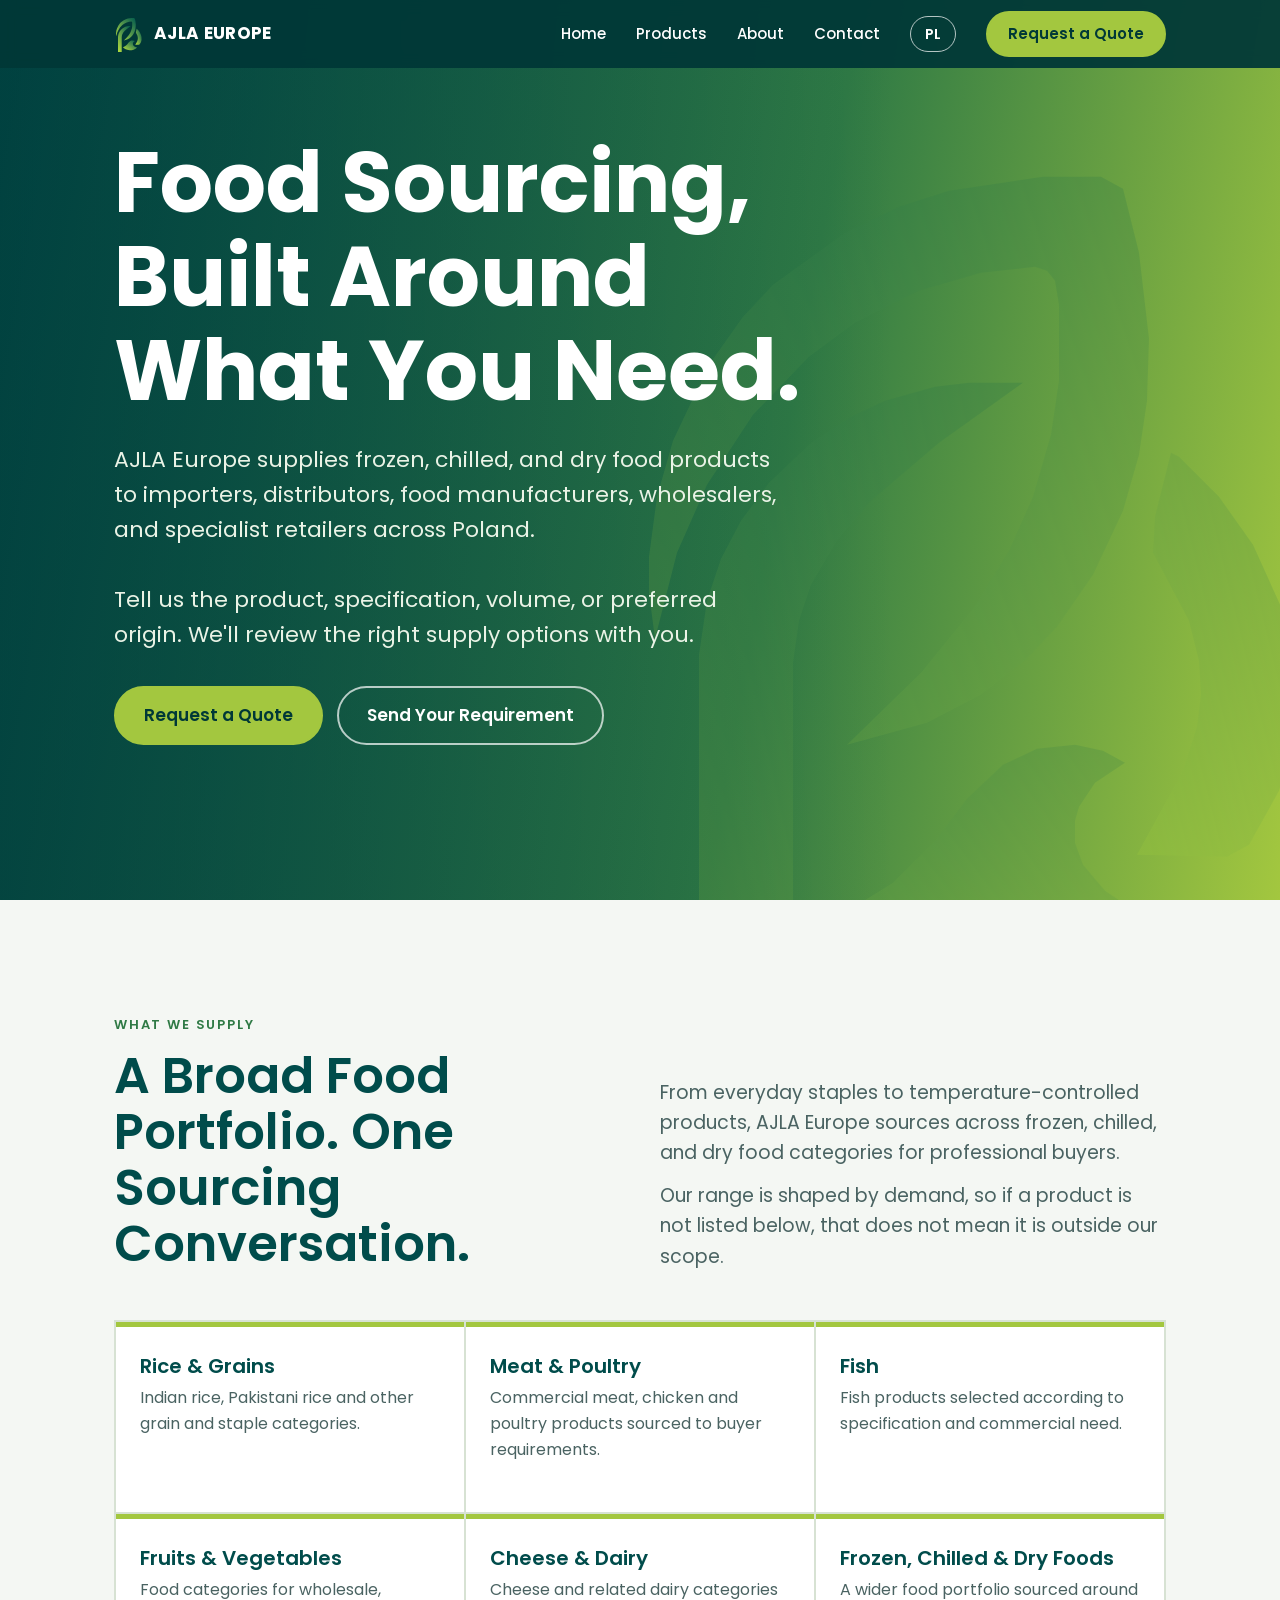
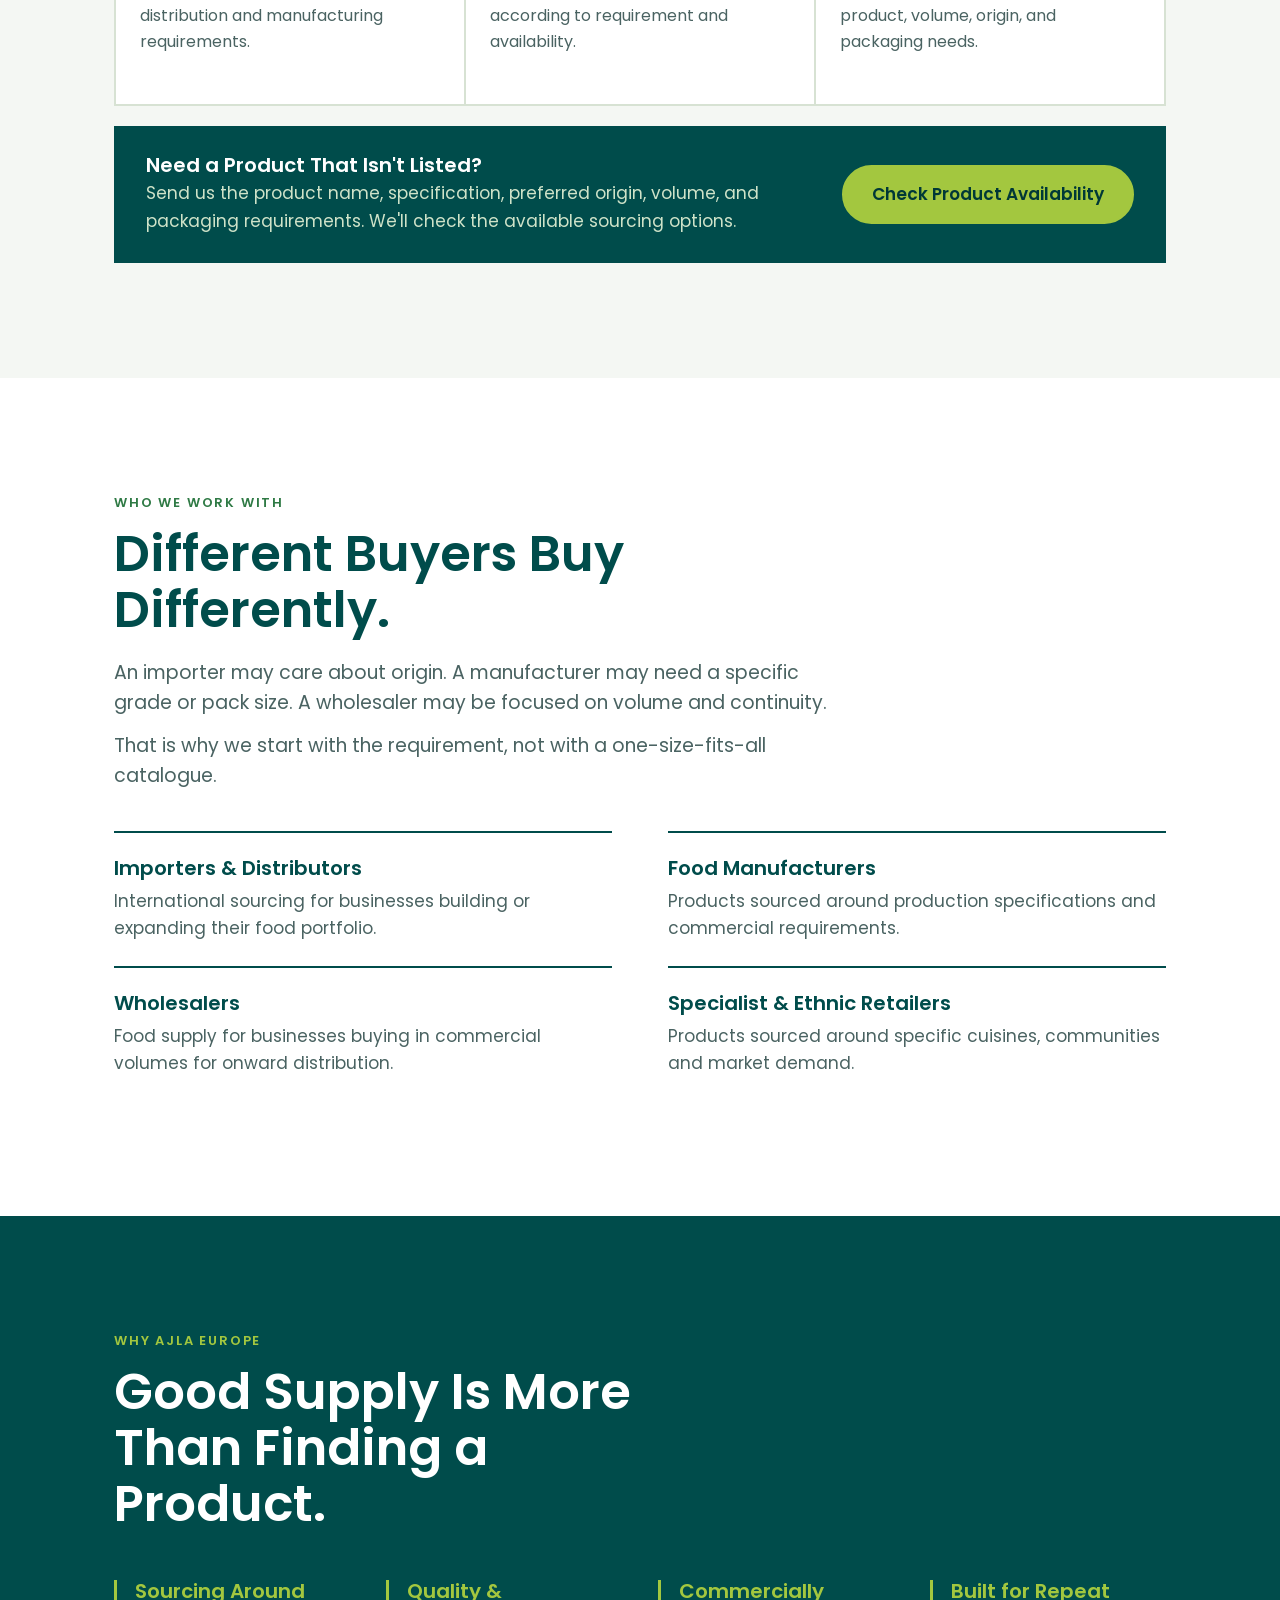
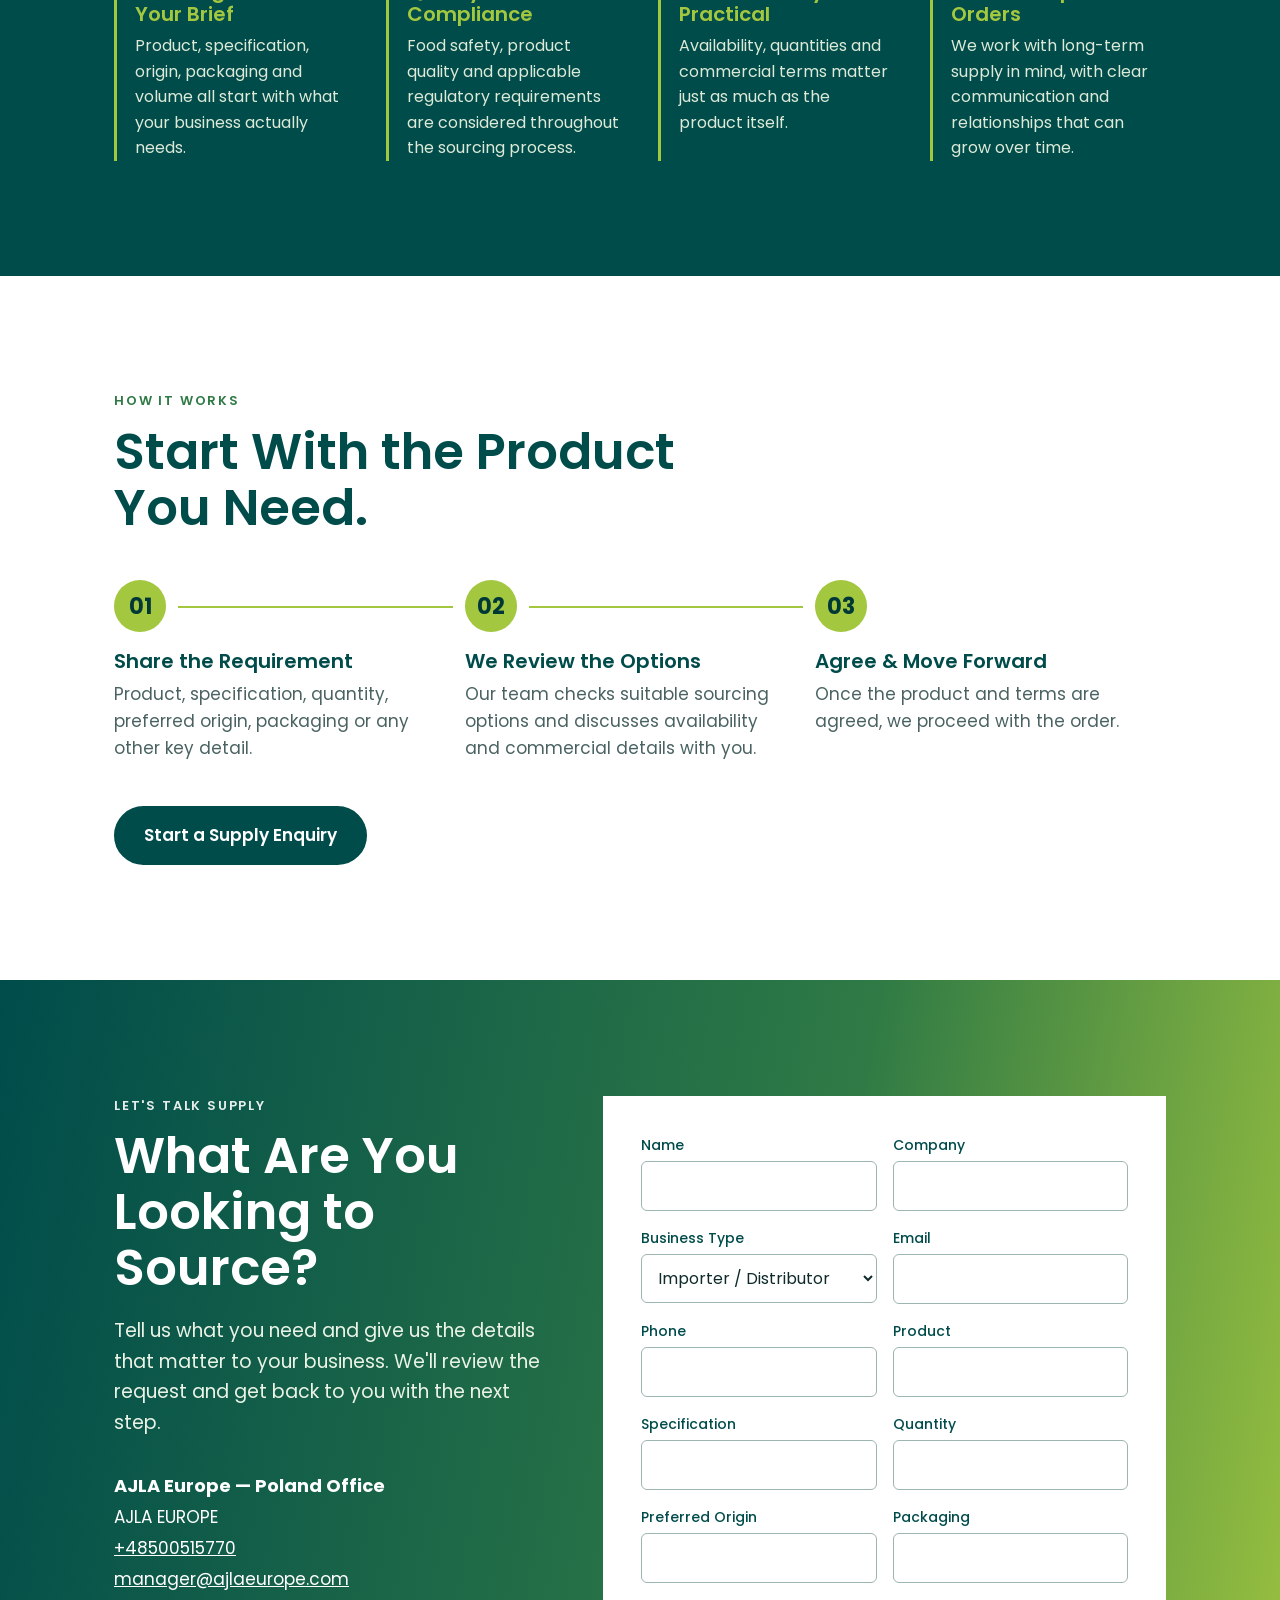
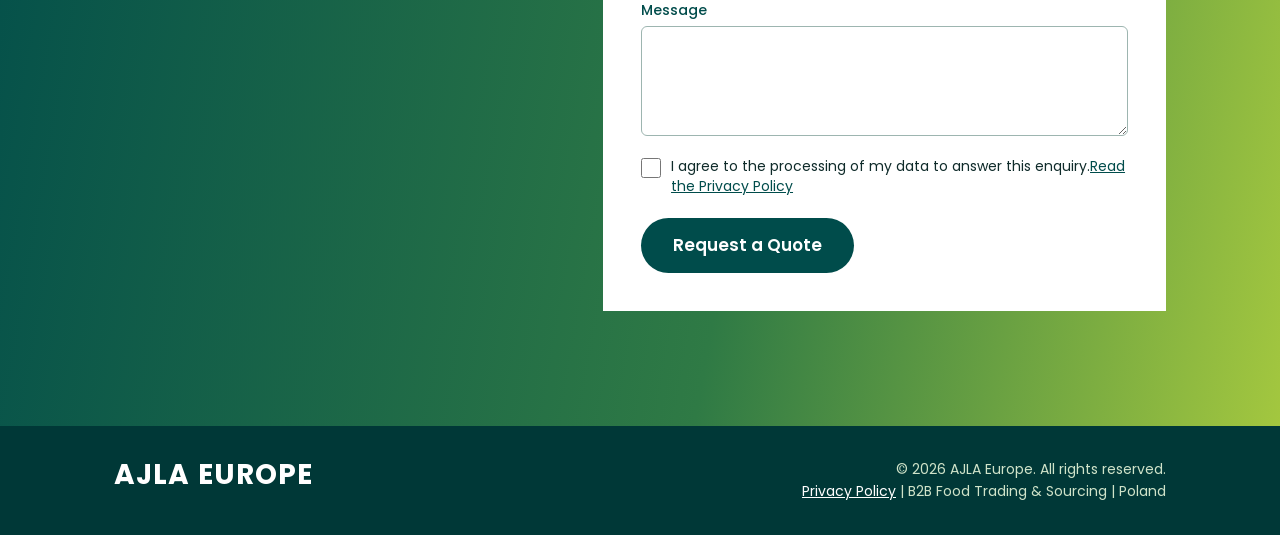
<file: index.html>
<!DOCTYPE html>
<html lang="en">
<head>
<meta charset="utf-8">
<meta name="viewport" content="width=device-width, initial-scale=1">
<title>AJLA Europe | B2B Food Trading &amp; Sourcing in Poland</title>
<meta name="description" content="AJLA Europe supplies frozen, chilled and dry food products to importers, distributors, manufacturers, wholesalers and specialist retailers across Poland.">
<link rel="icon" href="favicon.png" type="image/png">
<meta name="theme-color" content="#004C4B">
<link rel="canonical" href="https://www.ajlaeurope.com/">
<meta property="og:type" content="website">
<meta property="og:title" content="AJLA Europe | B2B Food Trading &amp; Sourcing in Poland">
<meta property="og:description" content="Frozen, chilled and dry food sourcing for professional buyers across Poland.">
<meta property="og:url" content="https://www.ajlaeurope.com/">
<meta property="og:image" content="https://www.ajlaeurope.com/og-image.png">
<meta name="twitter:card" content="summary_large_image">
<link rel="preconnect" href="https://fonts.googleapis.com">
<link rel="preconnect" href="https://fonts.gstatic.com" crossorigin>
<link href="https://fonts.googleapis.com/css2?family=Poppins:wght@400;500;600;700&display=swap" rel="stylesheet">
<link rel="stylesheet" href="css/style.css">
</head>
<body>


<svg width="0" height="0" style="position:absolute" aria-hidden="true">
  <defs>
    <linearGradient id="ajla-gradient" x1="0%" y1="100%" x2="100%" y2="0%">
      <stop offset="0%" stop-color="#B5DF3D"/>
      <stop offset="50%" stop-color="#57984B"/>
      <stop offset="100%" stop-color="#00594D"/>
    </linearGradient>

    <symbol id="leaf" viewBox="0 0 380 460">
      <g fill="url(#ajla-gradient)">
        <path d="M263 33 L252 27 L223 27 L176 34 L151 42 L124 55 L88 81 L73 97 L56 121 L38 159 L30 187 L26 217 L26 235 L29 258 L40 215 L55 181 L78 146 L106 117 L129 100 L161 84 L192 75 L219 72 L225 74 L229 79 L231 91 L231 129 L227 156 L218 187 L206 214 L188 243 L162 275 L125 311 L165 300 L192 286 L215 268 L230 252 L248 226 L263 194 L271 166 L275 139 L276 108 L271 65 Z"/>
        <path d="M213 130 L186 130 L169 132 L144 139 L127 147 L107 160 L86 180 L72 199 L62 218 L55 239 L51 266 L51 458 L98 457 L98 270 L101 249 L107 231 L120 209 L137 189 L171 160 Z"/>
        <path d="M293 401 L280 398 L266 392 L254 384 L243 371 L239 360 L239 349 L241 342 L249 330 L264 320 L253 314 L239 311 L220 313 L203 321 L185 338 L169 359 L148 380 L127 393 L113 397 L127 410 L148 423 L169 431 L198 436 L224 435 L248 429 L273 417 Z"/>
        <path d="M287 165 L279 197 L278 215 L296 249 L301 269 L302 286 L300 302 L293 324 L270 366 L315 367 L326 361 L341 334 L347 314 L349 299 L348 269 L342 242 L328 211 L311 187 L291 167 Z"/>
      </g>
    </symbol>
  </defs>
</svg>


<header>
  <div class="wrap bar">
    <a class="brand" href="#home" aria-label="AJLA Europe home">
      <svg style="color:var(--lime)" aria-hidden="true"><use href="#leaf"/></svg>
      AJLA EUROPE
    </a>
    <nav aria-label="Main">
      <button class="menu" aria-expanded="false" aria-controls="links">Menu</button>
      <ul id="links">
        <li><a href="#home">Home</a></li>
        <li><a href="products.html">Products</a></li>
        <li><a href="about.html">About</a></li>
        <li><a href="#contact">Contact</a></li>
        <li><button class="langbtn" data-lang type="button" aria-label="Przełącz na język polski">PL</button></li>
        <li><a class="btn" href="#contact">Request a Quote</a></li>
      </ul>
    </nav>
  </div>
</header>



<main>
<!-- HOME -->
<section class="hero" id="home">
  <svg class="leaf" style="color:#fff" aria-hidden="true" viewBox="0 0 100 126"><use href="#leaf"/></svg>
  <div class="wrap">
    <h1>Food Sourcing, Built Around What You Need.</h1>
    <p>AJLA Europe supplies frozen, chilled, and dry food products to importers, distributors, food manufacturers, wholesalers, and specialist retailers across Poland.</p>
    <p>Tell us the product, specification, volume, or preferred origin. We'll review the right supply options with you.</p>
    <div class="actions">
      <a class="btn" href="#contact">Request a Quote</a>
      <a class="btn ghost" href="#contact">Send Your Requirement</a>
    </div>
  </div>
</section>

<!-- WHAT WE SUPPLY -->
<section class="supply" id="supply">
  <div class="wrap">
    <div class="head">
      <div><span class="eyebrow">What We Supply</span>
    <h2>A Broad Food Portfolio. One Sourcing Conversation.</h2></div>
      <div class="lead"><p>From everyday staples to temperature-controlled products, AJLA Europe sources across frozen, chilled, and dry food categories for professional buyers.</p><p style="margin-top:12px">Our range is shaped by demand, so if a product is not listed below, that does not mean it is outside our scope.</p></div>
    </div>
    <div class="grid3">
      <div class="tile"><h3>Rice &amp; Grains</h3><p>Indian rice, Pakistani rice and other grain and staple categories.</p></div>
      <div class="tile"><h3>Meat &amp; Poultry</h3><p>Commercial meat, chicken and poultry products sourced to buyer requirements.</p></div>
      <div class="tile"><h3>Fish</h3><p>Fish products selected according to specification and commercial need.</p></div>
      <div class="tile"><h3>Fruits &amp; Vegetables</h3><p>Food categories for wholesale, distribution and manufacturing requirements.</p></div>
      <div class="tile"><h3>Cheese &amp; Dairy</h3><p>Cheese and related dairy categories according to requirement and availability.</p></div>
      <div class="tile"><h3>Frozen, Chilled &amp; Dry Foods</h3><p>A wider food portfolio sourced around product, volume, origin, and packaging needs.</p></div>
    </div>
    <div class="cta-row" style="margin-top:20px">
      <div>
        <h3>Need a Product That Isn't Listed?</h3>
        <p>Send us the product name, specification, preferred origin, volume, and packaging requirements. We'll check the available sourcing options.</p>
      </div>
      <a class="btn" href="#contact">Check Product Availability</a>
    </div>
  </div>
</section>

<!-- WHO WE WORK WITH -->
<section id="who">
  <div class="wrap">
    <span class="eyebrow">Who We Work With</span>
    <h2>Different Buyers Buy Differently.</h2>
    <p class="lead">An importer may care about origin. A manufacturer may need a specific grade or pack size. A wholesaler may be focused on volume and continuity.</p>
    <p class="lead" style="margin-top:12px">That is why we start with the requirement, not with a one-size-fits-all catalogue.</p>
    <div class="who-list">
      <div><h3>Importers &amp; Distributors</h3><p>International sourcing for businesses building or expanding their food portfolio.</p></div>
      <div><h3>Food Manufacturers</h3><p>Products sourced around production specifications and commercial requirements.</p></div>
      <div><h3>Wholesalers</h3><p>Food supply for businesses buying in commercial volumes for onward distribution.</p></div>
      <div><h3>Specialist &amp; Ethnic Retailers</h3><p>Products sourced around specific cuisines, communities and market demand.</p></div>
    </div>
  </div>
</section>

<!-- WHY -->
<section class="why" id="why">
  <div class="wrap">
    <span class="eyebrow">Why AJLA Europe</span>
    <h2>Good Supply Is More Than Finding a Product.</h2>
    <div class="why-grid">
      <div><h3>Sourcing Around Your Brief</h3><p>Product, specification, origin, packaging and volume all start with what your business actually needs.</p></div>
      <div><h3>Quality &amp; Compliance</h3><p>Food safety, product quality and applicable regulatory requirements are considered throughout the sourcing process.</p></div>
      <div><h3>Commercially Practical</h3><p>Availability, quantities and commercial terms matter just as much as the product itself.</p></div>
      <div><h3>Built for Repeat Orders</h3><p>We work with long-term supply in mind, with clear communication and relationships that can grow over time.</p></div>
    </div>
  </div>
</section>

<!-- HOW -->
<section class="how" id="how">
  <div class="wrap">
    <span class="eyebrow">How It Works</span>
    <h2>Start With the Product You Need.</h2>
    <div class="steps">
      <div class="step"><h3>Share the Requirement</h3><p>Product, specification, quantity, preferred origin, packaging or any other key detail.</p></div>
      <div class="step"><h3>We Review the Options</h3><p>Our team checks suitable sourcing options and discusses availability and commercial details with you.</p></div>
      <div class="step"><h3>Agree &amp; Move Forward</h3><p>Once the product and terms are agreed, we proceed with the order.</p></div>
    </div>
    <a class="btn dark" href="#contact">Start a Supply Enquiry</a>
  </div>
</section>

<!-- CONTACT -->
<section class="contact" id="contact">
  <div class="wrap contact-grid">
    <div>
      <span class="eyebrow">Let's Talk Supply</span>
    <h2>What Are You Looking to Source?</h2>
      <p class="lead">Tell us what you need and give us the details that matter to your business. We'll review the request and get back to you with the next step.</p>
      <address>
        <strong>AJLA Europe — Poland Office</strong>
                [LEGAL COMPANY NAME]<br>
        <a data-link="phone">[POLAND PHONE]</a><br>
        <a data-link="email">[POLAND SALES EMAIL]</a>
      </address>
    </div>

    <form id="enquiry" novalidate>
      <div><label for="name">Name</label><input id="name" name="Name" autocomplete="name" required></div>
      <div><label for="company">Company</label><input id="company" name="Company" autocomplete="organization"></div>
      <div>
        <label for="type">Business Type</label>
        <select id="type" name="Business Type">
          <option>Importer / Distributor</option>
          <option>Food Manufacturer</option>
          <option>Wholesaler</option>
          <option>Specialist / Ethnic Retailer</option>
          <option>Other</option>
        </select>
      </div>
      <div><label for="email">Email</label><input id="email" name="Email" type="email" autocomplete="email" required></div>
      <div><label for="tel">Phone</label><input id="tel" name="Phone" type="tel" autocomplete="tel"></div>
      <div><label for="product">Product</label><input id="product" name="Product"></div>
      <div><label for="spec">Specification</label><input id="spec" name="Specification"></div>
      <div><label for="qty">Quantity</label><input id="qty" name="Quantity"></div>
      <div><label for="origin">Preferred Origin</label><input id="origin" name="Preferred Origin"></div>
      <div><label for="pack">Packaging</label><input id="pack" name="Packaging"></div>
      <div class="full"><label for="msg">Message</label><textarea id="msg" name="Message"></textarea></div>
      <div class="full consent-wrap">
        <label class="consent"><input type="checkbox" id="consent" name="Consent" required> <span class="ctext"><span>I agree to the processing of my data to answer this enquiry.</span><a href="privacy.html" target="_blank" rel="noopener">Read the Privacy Policy</a></span></label>
      </div>
      <div class="hp" aria-hidden="true"><label>Leave empty <input name="_gotcha" tabindex="-1" autocomplete="off"></label></div>
      <div class="full" style="display:flex;gap:18px;flex-wrap:wrap">
        <button class="btn" type="submit">Request a Quote</button>
        <span id="status" role="status"></span>
      </div>
    </form>
  </div>
</section>
</main>

<footer>
  <div class="wrap">
    <div><strong class="foot-brand">[LEGAL COMPANY NAME]</strong></div>
    <div>&copy; <span id="yr">2026</span> <span>AJLA Europe. All rights reserved.</span><br><a href="privacy.html">Privacy Policy</a> | <span>B2B Food Trading &amp; Sourcing | Poland</span></div>
  </div>
</footer>

<script src="js/site.js"></script>
<script src="js/i18n.js"></script>
<script src="js/main.js"></script>
</body>
</html>
</file>
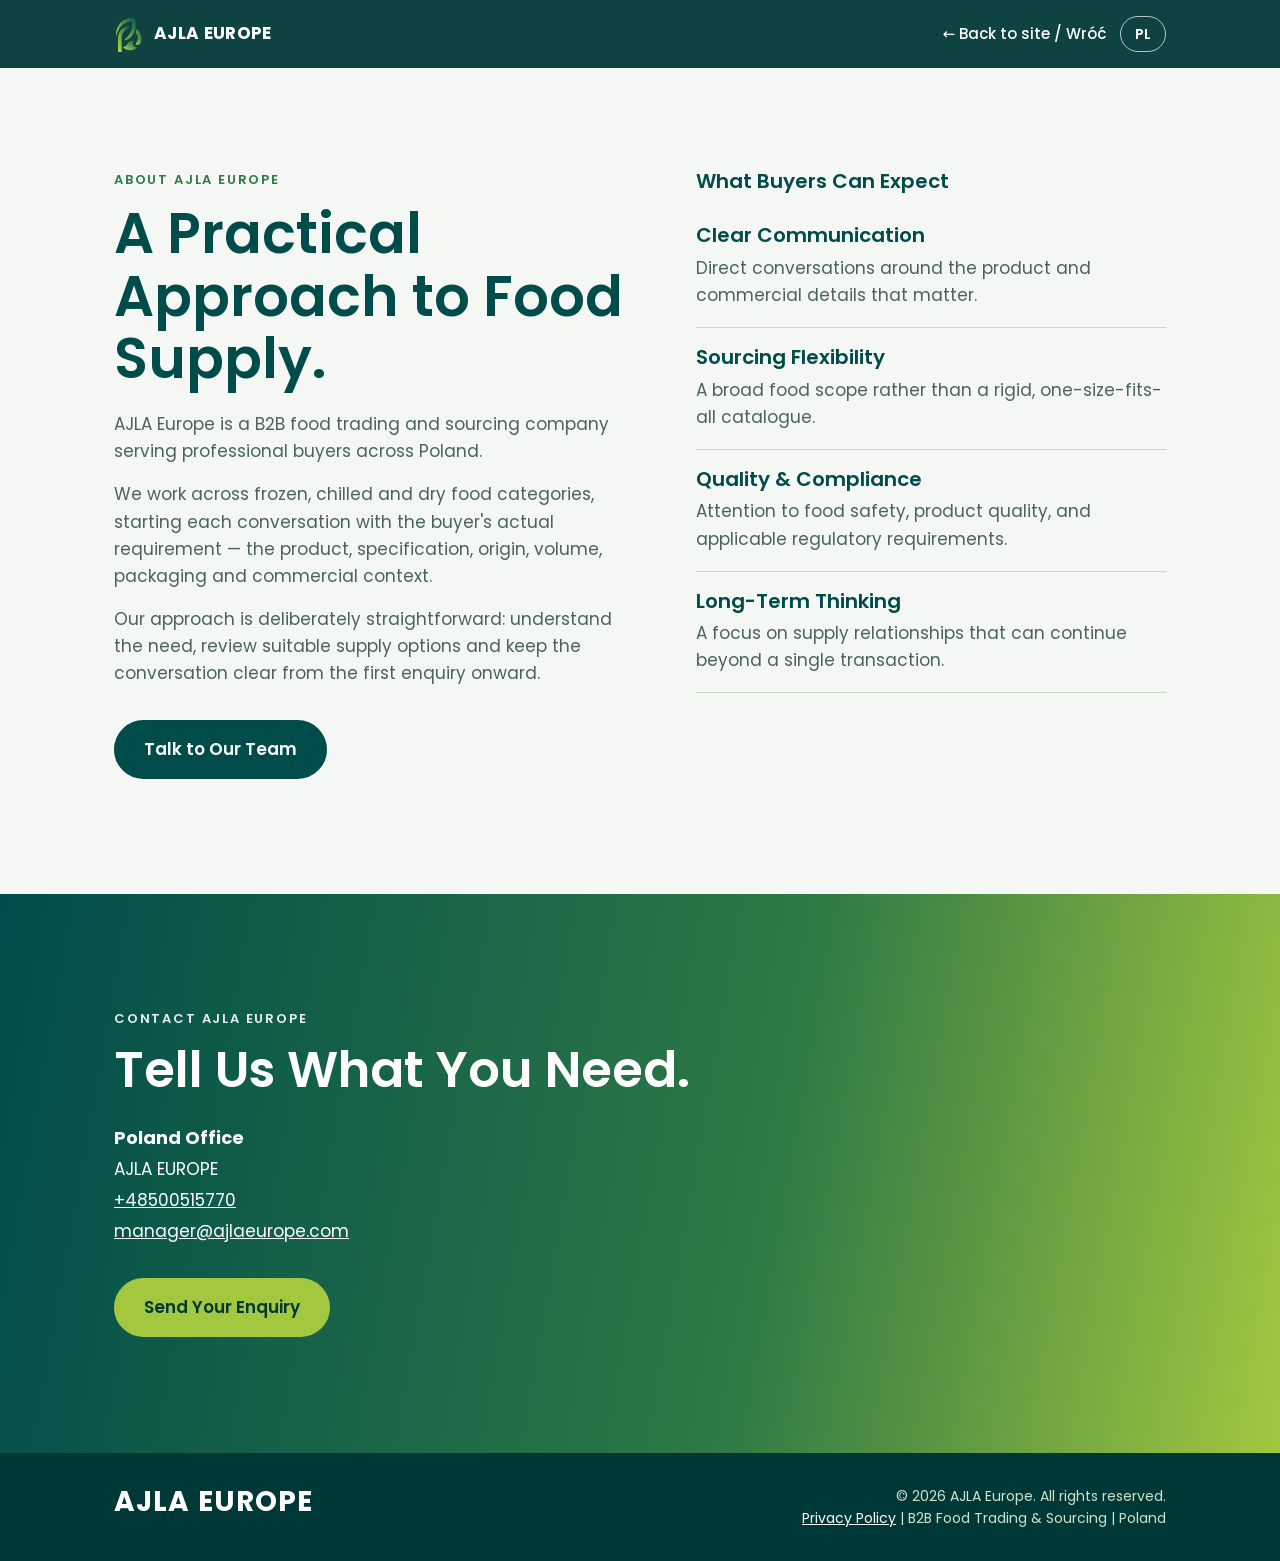
<file: about.html>
<!DOCTYPE html>
<html lang="en">
<head>
<meta charset="utf-8">
<meta name="viewport" content="width=device-width, initial-scale=1">
<title>About | AJLA Europe</title>
<meta name="description" content="AJLA Europe is a B2B food trading and sourcing company serving professional buyers across Poland.">
<link rel="icon" href="favicon.svg" type="image/svg+xml">
<meta name="theme-color" content="#004C4B">
<link rel="canonical" href="https://www.ajlaeurope.com/about.html">
<link href="https://fonts.googleapis.com/css2?family=Poppins:wght@400;500;600;700&display=swap" rel="stylesheet">
<link rel="stylesheet" href="css/style.css">
</head>
<body>
<svg width="0" height="0" style="position:absolute" aria-hidden="true">
  <defs>
    <linearGradient id="ajla-gradient" x1="0%" y1="100%" x2="100%" y2="0%">
      <stop offset="0%" stop-color="#B5DF3D"/>
      <stop offset="50%" stop-color="#57984B"/>
      <stop offset="100%" stop-color="#00594D"/>
    </linearGradient>

    <symbol id="leaf" viewBox="0 0 380 460">
      <g fill="url(#ajla-gradient)">
        <path d="M263 33 L252 27 L223 27 L176 34 L151 42 L124 55 L88 81 L73 97 L56 121 L38 159 L30 187 L26 217 L26 235 L29 258 L40 215 L55 181 L78 146 L106 117 L129 100 L161 84 L192 75 L219 72 L225 74 L229 79 L231 91 L231 129 L227 156 L218 187 L206 214 L188 243 L162 275 L125 311 L165 300 L192 286 L215 268 L230 252 L248 226 L263 194 L271 166 L275 139 L276 108 L271 65 Z"/>
        <path d="M213 130 L186 130 L169 132 L144 139 L127 147 L107 160 L86 180 L72 199 L62 218 L55 239 L51 266 L51 458 L98 457 L98 270 L101 249 L107 231 L120 209 L137 189 L171 160 Z"/>
        <path d="M293 401 L280 398 L266 392 L254 384 L243 371 L239 360 L239 349 L241 342 L249 330 L264 320 L253 314 L239 311 L220 313 L203 321 L185 338 L169 359 L148 380 L127 393 L113 397 L127 410 L148 423 L169 431 L198 436 L224 435 L248 429 L273 417 Z"/>
        <path d="M287 165 L279 197 L278 215 L296 249 L301 269 L302 286 L300 302 L293 324 L270 366 L315 367 L326 361 L341 334 L347 314 L349 299 L348 269 L342 242 L328 211 L311 187 L291 167 Z"/>
      </g>
    </symbol>
  </defs>
</svg>
<header><div class="wrap bar">
  <a class="brand" href="index.html" aria-label="AJLA Europe home"><svg style="color:var(--lime)" aria-hidden="true"><use href="#leaf"/></svg> AJLA EUROPE</a>
  <nav aria-label="Main"><ul class="subnav">
    <li><a href="index.html">&larr; Back to site / Wróć</a></li>
    <li><button class="langbtn" data-lang type="button" aria-label="Przełącz na język polski">PL</button></li>
  </ul></nav>
</div></header>
<main>
<section class="about pagehead">
  <div class="wrap about-grid">
    <div>
      <span class="eyebrow">About AJLA Europe</span>
    <h1>A Practical Approach to Food Supply.</h1>
      <p>AJLA Europe is a B2B food trading and sourcing company serving professional buyers across Poland.</p>
      <p>We work across frozen, chilled and dry food categories, starting each conversation with the buyer's actual requirement — the product, specification, origin, volume, packaging and commercial context.</p>
      <p>Our approach is deliberately straightforward: understand the need, review suitable supply options and keep the conversation clear from the first enquiry onward.</p>
      <a class="btn dark" href="index.html#contact">Talk to Our Team</a>
    </div>
    <div class="expect">
      <h3 style="margin-bottom:14px">What Buyers Can Expect</h3>
        <div><h3>Clear Communication</h3><p>Direct conversations around the product and commercial details that matter.</p></div>
        <div><h3>Sourcing Flexibility</h3><p>A broad food scope rather than a rigid, one-size-fits-all catalogue.</p></div>
        <div><h3>Quality &amp; Compliance</h3><p>Attention to food safety, product quality, and applicable regulatory requirements.</p></div>
        <div><h3>Long-Term Thinking</h3><p>A focus on supply relationships that can continue beyond a single transaction.</p></div>
      <!-- QUALITY PROOF: add confirmed certification names/logos here once the client supplies them. -->
    </div>
  </div>
</section>
<section class="contact">
  <div class="wrap">
    <span class="eyebrow">Contact AJLA Europe</span>
    <h2>Tell Us What You Need.</h2>
    <address style="margin:24px 0 32px">
      <strong>Poland Office</strong>
      [LEGAL COMPANY NAME]<br>
            <a data-link="phone">[POLAND PHONE]</a><br>
      <a data-link="email">[POLAND SALES EMAIL]</a>
    </address>
    <a class="btn" href="index.html#contact">Send Your Enquiry</a>
  </div>
</section>
</main>
<footer>
  <div class="wrap">
    <div><strong class="foot-brand">[LEGAL COMPANY NAME]</strong></div>
    <div>&copy; <span id="yr">2026</span> <span>AJLA Europe. All rights reserved.</span><br><a href="privacy.html">Privacy Policy</a> | <span>B2B Food Trading &amp; Sourcing | Poland</span></div>
  </div>
</footer>
<script src="js/site.js"></script>
<script src="js/i18n.js"></script>
</body>
</html>
</file>
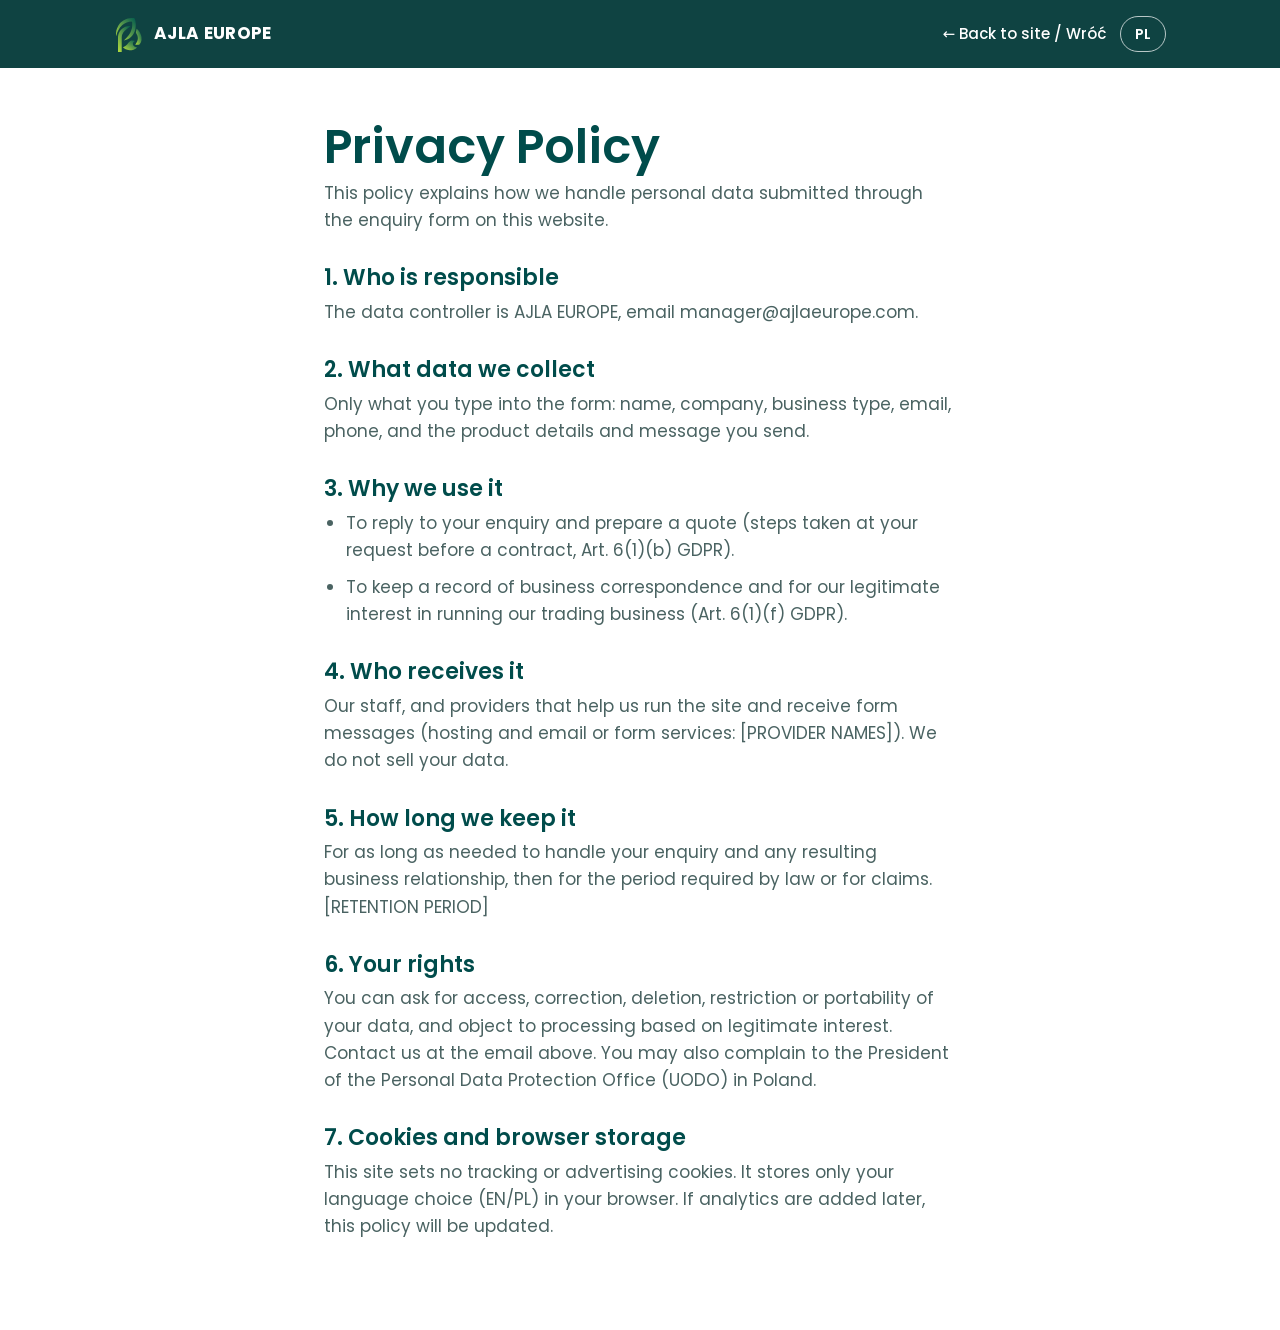
<file: privacy.html>
<!DOCTYPE html>
<html lang="en">
<head>
<meta charset="utf-8">
<meta name="viewport" content="width=device-width, initial-scale=1">
<title>Privacy Policy | AJLA Europe</title>
<meta name="robots" content="noindex,follow">
<link rel="icon" href="favicon.svg" type="image/svg+xml">
<link href="https://fonts.googleapis.com/css2?family=Poppins:wght@400;500;600;700&display=swap" rel="stylesheet">
<link rel="stylesheet" href="css/style.css">
</head>
<body>
<svg width="0" height="0" style="position:absolute" aria-hidden="true">
  <defs>
    <linearGradient id="ajla-gradient" x1="0%" y1="100%" x2="100%" y2="0%">
      <stop offset="0%" stop-color="#B5DF3D"/>
      <stop offset="50%" stop-color="#57984B"/>
      <stop offset="100%" stop-color="#00594D"/>
    </linearGradient>

    <symbol id="leaf" viewBox="0 0 380 460">
      <g fill="url(#ajla-gradient)">
        <path d="M263 33 L252 27 L223 27 L176 34 L151 42 L124 55 L88 81 L73 97 L56 121 L38 159 L30 187 L26 217 L26 235 L29 258 L40 215 L55 181 L78 146 L106 117 L129 100 L161 84 L192 75 L219 72 L225 74 L229 79 L231 91 L231 129 L227 156 L218 187 L206 214 L188 243 L162 275 L125 311 L165 300 L192 286 L215 268 L230 252 L248 226 L263 194 L271 166 L275 139 L276 108 L271 65 Z"/>
        <path d="M213 130 L186 130 L169 132 L144 139 L127 147 L107 160 L86 180 L72 199 L62 218 L55 239 L51 266 L51 458 L98 457 L98 270 L101 249 L107 231 L120 209 L137 189 L171 160 Z"/>
        <path d="M293 401 L280 398 L266 392 L254 384 L243 371 L239 360 L239 349 L241 342 L249 330 L264 320 L253 314 L239 311 L220 313 L203 321 L185 338 L169 359 L148 380 L127 393 L113 397 L127 410 L148 423 L169 431 L198 436 L224 435 L248 429 L273 417 Z"/>
        <path d="M287 165 L279 197 L278 215 L296 249 L301 269 L302 286 L300 302 L293 324 L270 366 L315 367 L326 361 L341 334 L347 314 L349 299 L348 269 L342 242 L328 211 L311 187 L291 167 Z"/>
      </g>
    </symbol>
  </defs>
</svg>
<header><div class="wrap bar">
  <a class="brand" href="index.html" aria-label="AJLA Europe home"><svg style="color:var(--lime)" aria-hidden="true"><use href="#leaf"/></svg> AJLA EUROPE</a>
  <nav aria-label="Main"><ul class="subnav">
    <li><a href="index.html">&larr; Back to site / Wróć</a></li>
    <li><button class="langbtn" data-lang type="button" aria-label="Przełącz na język polski">PL</button></li>
  </ul></nav>
</div></header>

<!-- DRAFT TEMPLATE: have a lawyer review and complete the [PLACEHOLDERS] before launch. -->
<main class="doc">
<div data-l="en">
  <h1>Privacy Policy</h1>
  <p>This policy explains how we handle personal data submitted through the enquiry form on this website.</p>
  <h2>1. Who is responsible</h2>
<p>The data controller is [LEGAL COMPANY NAME], email [POLAND SALES EMAIL].</p>
  <h2>2. What data we collect</h2>
  <p>Only what you type into the form: name, company, business type, email, phone, and the product details and message you send.</p>
  <h2>3. Why we use it</h2>
  <ul>
    <li>To reply to your enquiry and prepare a quote (steps taken at your request before a contract, Art. 6(1)(b) GDPR).</li>
    <li>To keep a record of business correspondence and for our legitimate interest in running our trading business (Art. 6(1)(f) GDPR).</li>
  </ul>
  <h2>4. Who receives it</h2>
  <p>Our staff, and providers that help us run the site and receive form messages (hosting and email or form services: [PROVIDER NAMES]). We do not sell your data.</p>
  <h2>5. How long we keep it</h2>
  <p>For as long as needed to handle your enquiry and any resulting business relationship, then for the period required by law or for claims. [RETENTION PERIOD]</p>
  <h2>6. Your rights</h2>
  <p>You can ask for access, correction, deletion, restriction or portability of your data, and object to processing based on legitimate interest. Contact us at the email above. You may also complain to the President of the Personal Data Protection Office (UODO) in Poland.</p>
  <h2>7. Cookies and browser storage</h2>
  <p>This site sets no tracking or advertising cookies. It stores only your language choice (EN/PL) in your browser. If analytics are added later, this policy will be updated.</p>
</div>

<div data-l="pl">
  <h1>Polityka prywatności</h1>
  <p>Poniżej wyjaśniamy, jak przetwarzamy dane osobowe przesłane przez formularz zapytania na tej stronie.</p>
  <h2>1. Administrator danych</h2>
  <p>Administratorem jest [LEGAL COMPANY NAME], e-mail: [POLAND SALES EMAIL].</p>
  <h2>2. Jakie dane zbieramy</h2>
  <p>Wyłącznie te, które wpiszesz w formularzu: imię i nazwisko, firma, rodzaj działalności, e-mail, telefon oraz dane produktu i treść wiadomości.</p>
  <h2>3. W jakim celu</h2>
  <ul>
    <li>Aby odpowiedzieć na zapytanie i przygotować wycenę (działania na żądanie osoby przed zawarciem umowy, art. 6 ust. 1 lit. b RODO).</li>
    <li>Aby przechowywać korespondencję handlową oraz w ramach prawnie uzasadnionego interesu prowadzenia działalności (art. 6 ust. 1 lit. f RODO).</li>
  </ul>
  <h2>4. Odbiorcy danych</h2>
  <p>Nasi pracownicy oraz podmioty wspierające działanie strony i odbiór wiadomości (hosting, poczta lub usługa formularzy: [PROVIDER NAMES]). Nie sprzedajemy danych.</p>
  <h2>5. Okres przechowywania</h2>
  <p>Przez czas potrzebny do obsługi zapytania i ewentualnej współpracy, a następnie przez okres wymagany przepisami lub do dochodzenia roszczeń. [RETENTION PERIOD]</p>
  <h2>6. Twoje prawa</h2>
  <p>Masz prawo dostępu do danych, ich sprostowania, usunięcia, ograniczenia przetwarzania i przenoszenia oraz prawo sprzeciwu wobec przetwarzania opartego na prawnie uzasadnionym interesie. Napisz do nas na adres e-mail powyżej. Możesz też złożyć skargę do Prezesa Urzędu Ochrony Danych Osobowych (UODO).</p>
  <h2>7. Pliki cookies i pamięć przeglądarki</h2>
  <p>Strona nie używa plików cookies śledzących ani reklamowych. W przeglądarce zapisuje się wyłącznie wybrany język (EN/PL). Jeśli dodamy analitykę, zaktualizujemy tę politykę.</p>
</div>
</main>

<script src="js/site.js"></script>
<script>
var b=document.querySelector('[data-lang]'),bk=document.getElementById('back'),l='en';
try{l=localStorage.getItem('lang')==='pl'?'pl':'en'}catch(e){}
function set(x){
  document.documentElement.lang=x;
  b.textContent=x==='pl'?'EN':'PL';
  b.setAttribute('aria-label',x==='pl'?'Switch to English':'Przełącz na język polski');
  bk.innerHTML=x==='pl'?'&larr; Wróć na stronę':'&larr; Back to site';
  try{localStorage.setItem('lang',x)}catch(e){}
}
b.onclick=function(){set(document.documentElement.lang==='pl'?'en':'pl')};
set(l);
</script>
</body>
</html>
</file>
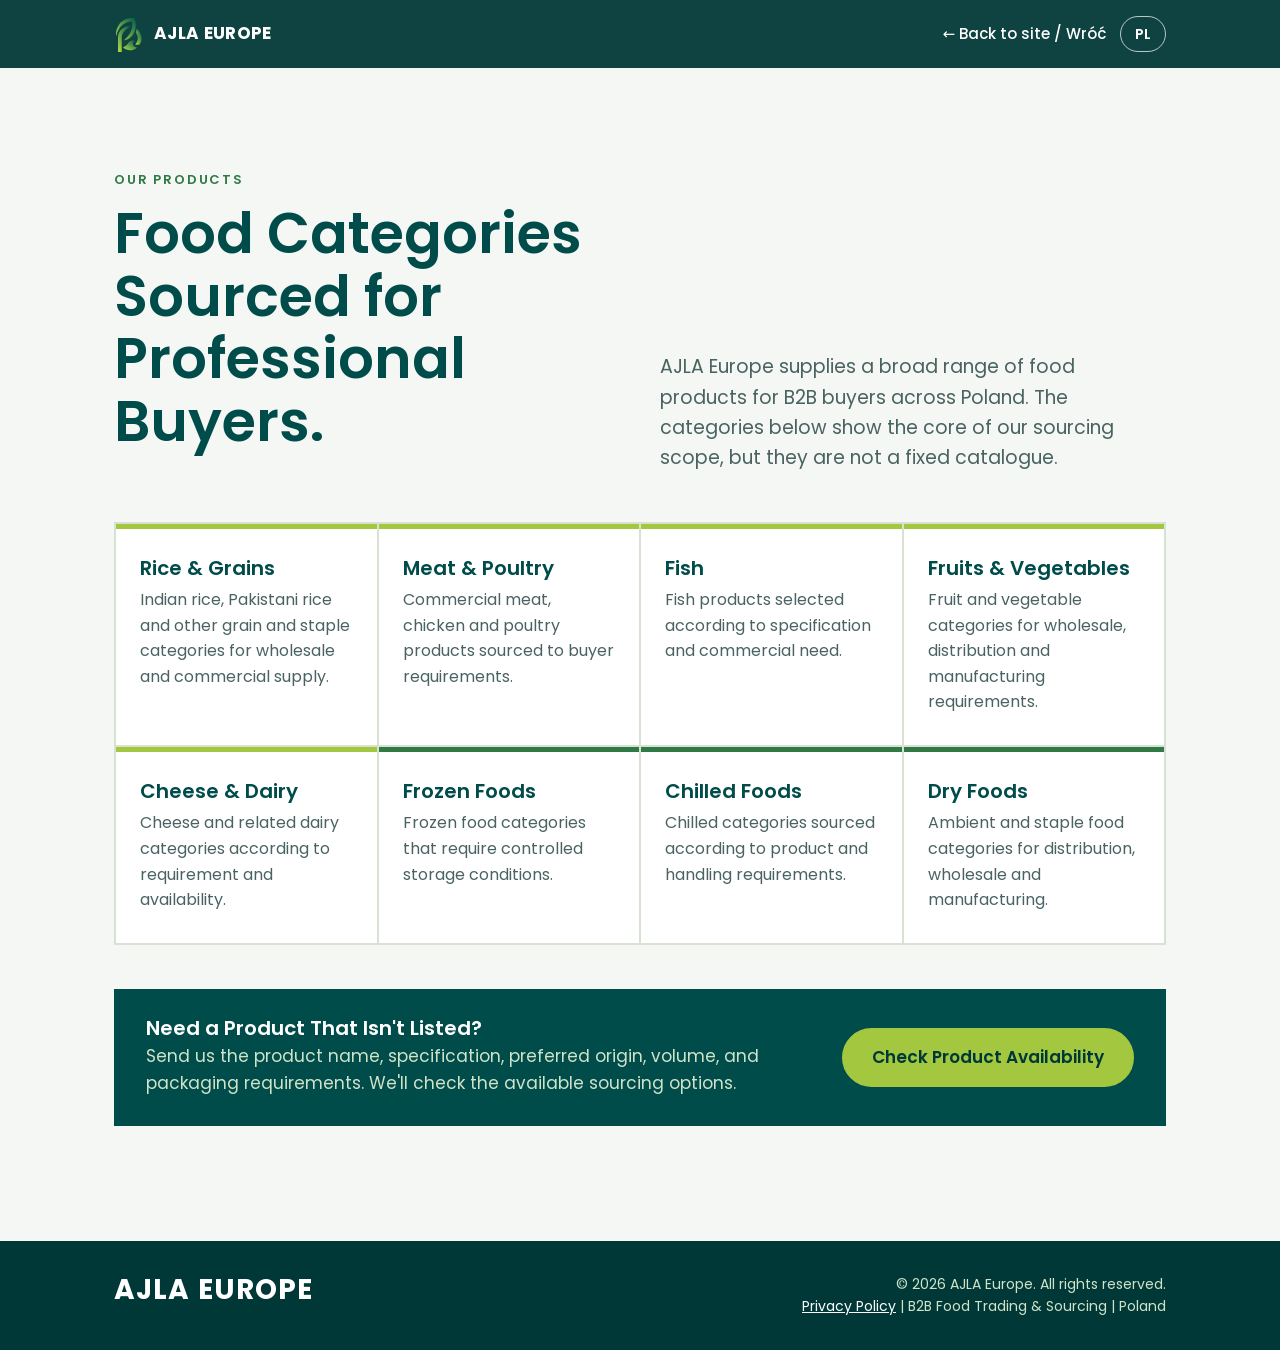
<file: products.html>
<!DOCTYPE html>
<html lang="en">
<head>
<meta charset="utf-8">
<meta name="viewport" content="width=device-width, initial-scale=1">
<title>Products | AJLA Europe</title>
<meta name="description" content="Food categories sourced for professional buyers across Poland: rice, meat, fish, fruit and vegetables, dairy, frozen, chilled and dry foods.">
<link rel="icon" href="favicon.svg" type="image/svg+xml">
<meta name="theme-color" content="#004C4B">
<link rel="canonical" href="https://www.ajlaeurope.com/products.html">
<link href="https://fonts.googleapis.com/css2?family=Poppins:wght@400;500;600;700&display=swap" rel="stylesheet">
<link rel="stylesheet" href="css/style.css">
</head>
<body>
<svg width="0" height="0" style="position:absolute" aria-hidden="true">
  <defs>
    <linearGradient id="ajla-gradient" x1="0%" y1="100%" x2="100%" y2="0%">
      <stop offset="0%" stop-color="#B5DF3D"/>
      <stop offset="50%" stop-color="#57984B"/>
      <stop offset="100%" stop-color="#00594D"/>
    </linearGradient>

    <symbol id="leaf" viewBox="0 0 380 460">
      <g fill="url(#ajla-gradient)">
        <path d="M263 33 L252 27 L223 27 L176 34 L151 42 L124 55 L88 81 L73 97 L56 121 L38 159 L30 187 L26 217 L26 235 L29 258 L40 215 L55 181 L78 146 L106 117 L129 100 L161 84 L192 75 L219 72 L225 74 L229 79 L231 91 L231 129 L227 156 L218 187 L206 214 L188 243 L162 275 L125 311 L165 300 L192 286 L215 268 L230 252 L248 226 L263 194 L271 166 L275 139 L276 108 L271 65 Z"/>
        <path d="M213 130 L186 130 L169 132 L144 139 L127 147 L107 160 L86 180 L72 199 L62 218 L55 239 L51 266 L51 458 L98 457 L98 270 L101 249 L107 231 L120 209 L137 189 L171 160 Z"/>
        <path d="M293 401 L280 398 L266 392 L254 384 L243 371 L239 360 L239 349 L241 342 L249 330 L264 320 L253 314 L239 311 L220 313 L203 321 L185 338 L169 359 L148 380 L127 393 L113 397 L127 410 L148 423 L169 431 L198 436 L224 435 L248 429 L273 417 Z"/>
        <path d="M287 165 L279 197 L278 215 L296 249 L301 269 L302 286 L300 302 L293 324 L270 366 L315 367 L326 361 L341 334 L347 314 L349 299 L348 269 L342 242 L328 211 L311 187 L291 167 Z"/>
      </g>
    </symbol>
  </defs>
</svg>
<header><div class="wrap bar">
  <a class="brand" href="index.html" aria-label="AJLA Europe home"><svg style="color:var(--lime)" aria-hidden="true"><use href="#leaf"/></svg> AJLA EUROPE</a>
  <nav aria-label="Main"><ul class="subnav">
    <li><a href="index.html">&larr; Back to site / Wróć</a></li>
    <li><button class="langbtn" data-lang type="button" aria-label="Przełącz na język polski">PL</button></li>
  </ul></nav>
</div></header>
<main>
<section class="supply pagehead">
  <div class="wrap">
    <div class="head">
      <div><span class="eyebrow">Our Products</span>
    <h1>Food Categories Sourced for Professional Buyers.</h1></div>
      <p class="lead">AJLA Europe supplies a broad range of food products for B2B buyers across Poland. The categories below show the core of our sourcing scope, but they are not a fixed catalogue.</p>
    </div>
    <div class="grid4">
      <div class="tile"><h3>Rice &amp; Grains</h3><p>Indian rice, Pakistani rice and other grain and staple categories for wholesale and commercial supply.</p></div>
      <div class="tile"><h3>Meat &amp; Poultry</h3><p>Commercial meat, chicken and poultry products sourced to buyer requirements.</p></div>
      <div class="tile"><h3>Fish</h3><p>Fish products selected according to specification and commercial need.</p></div>
      <div class="tile"><h3>Fruits &amp; Vegetables</h3><p>Fruit and vegetable categories for wholesale, distribution and manufacturing requirements.</p></div>
      <div class="tile"><h3>Cheese &amp; Dairy</h3><p>Cheese and related dairy categories according to requirement and availability.</p></div>
      <div class="tile frozen"><h3>Frozen Foods</h3><p>Frozen food categories that require controlled storage conditions.</p></div>
      <div class="tile chilled"><h3>Chilled Foods</h3><p>Chilled categories sourced according to product and handling requirements.</p></div>
      <div class="tile dry"><h3>Dry Foods</h3><p>Ambient and staple food categories for distribution, wholesale and manufacturing.</p></div>
    </div>
    <div class="cta-row">
      <div>
        <h3>Need a Product That Isn't Listed?</h3>
        <p>Send us the product name, specification, preferred origin, volume, and packaging requirements. We'll check the available sourcing options.</p>
      </div>
      <a class="btn" href="index.html#contact">Check Product Availability</a>
    </div>
  </div>
</section>
</main>
<footer>
  <div class="wrap">
    <div><strong class="foot-brand">[LEGAL COMPANY NAME]</strong></div>
    <div>&copy; <span id="yr">2026</span> <span>AJLA Europe. All rights reserved.</span><br><a href="privacy.html">Privacy Policy</a> | <span>B2B Food Trading &amp; Sourcing | Poland</span></div>
  </div>
</footer>
<script src="js/site.js"></script>
<script src="js/i18n.js"></script>
</body>
</html>
</file>
<file: css/style.css>
:root{
  --teal:#004C4B; --teal-deep:#003837; --lime:#A3C73F; --lime-bright:#B4D748;
  --paper:#F4F7F3; --white:#fff; --ink:#0F2B2A; --muted:#4A6362;
  --grad:linear-gradient(100deg,#004C4B 0%,#2F7A45 60%,#A3C73F 100%);
  --font:"Cygre","Poppins",system-ui,sans-serif;
  --pad:clamp(20px,5vw,72px);
}
*{box-sizing:border-box;margin:0}
html{scroll-behavior:smooth;scroll-padding-top:72px}
body{font-family:var(--font);color:var(--ink);background:var(--white);line-height:1.6;font-size:17px;overflow-x:hidden}
a{color:inherit}
:focus-visible{outline:3px solid var(--lime);outline-offset:3px}
.wrap{width:100%;max-width:1180px;margin:0 auto;padding:0 var(--pad)}
section{padding:clamp(64px,9vw,120px) 0}
h1,h2,h3{line-height:1.12;font-weight:600;color:var(--teal)}
h2{font-size:clamp(30px,4.2vw,50px);max-width:18ch;margin-bottom:20px}
h3{font-size:20px;margin-bottom:8px}
.lead{font-size:19px;color:var(--muted);max-width:60ch}
.btn{display:inline-block;padding:14px 28px;border-radius:999px;background:var(--lime);color:var(--teal-deep);font-weight:600;text-decoration:none;border:2px solid var(--lime);transition:background .2s}
.btn:hover{background:var(--lime-bright)}
.btn.ghost{background:transparent;color:#fff;border-color:rgba(255,255,255,.7)}
.btn.ghost:hover{background:rgba(255,255,255,.12)}
.btn.dark{background:var(--teal);color:#fff;border-color:var(--teal)}
.btn.dark:hover{background:var(--teal-deep)}

/* header */
header{position:fixed;inset:0 0 auto 0;z-index:20;background:rgba(0,56,55,.94);backdrop-filter:blur(8px)}
.bar{display:flex;align-items:center;justify-content:space-between;height:68px;gap:20px}
.brand{display:flex;align-items:center;gap:10px;text-decoration:none;color:#fff;font-weight:700;letter-spacing:.02em;flex-shrink:0}
.brand svg{width:30px;height:38px}
nav{min-width:0}
nav ul{display:flex;gap:30px;list-style:none;padding:0;align-items:center}
nav li{flex-shrink:0}
nav a{text-decoration:none;color:#fff;font-weight:500;font-size:15px}
nav a:hover{color:var(--lime)}
nav .btn{padding:9px 20px;font-size:15px;color:var(--teal-deep)}
nav .btn:hover{color:var(--teal-deep)}
.menu{display:none;background:none;border:0;color:#fff;font:inherit;font-weight:600;cursor:pointer;padding:8px}

/* hero */
.hero{position:relative;min-height:100vh;min-height:100svh;display:flex;align-items:center;color:#fff;background:var(--grad);overflow:hidden;padding-top:96px}
.hero::before{content:"";position:absolute;inset:0;background:linear-gradient(90deg,rgba(0,56,55,.55),rgba(0,56,55,0) 70%)}
.hero .leaf{position:absolute;right:-6%;bottom:-18%;width:min(62vw,760px);opacity:.14;pointer-events:none}
.hero .wrap{position:relative;width:100%}
.hero h1{color:#fff;font-size:clamp(40px,7vw,84px);max-width:13ch;margin-bottom:24px;font-weight:700}
.hero p{font-size:clamp(18px,2vw,22px);max-width:52ch;margin-bottom:34px;color:#EAF3E6}
.actions{display:flex;flex-wrap:wrap;gap:14px}
.hero .actions .btn:not(.ghost){color:var(--teal-deep)}

/* supply */
.supply{background:var(--paper)}
.head{display:grid;grid-template-columns:minmax(0,1fr) minmax(0,1fr);gap:40px;align-items:end;margin-bottom:48px}
.head h2{margin-bottom:0}
.grid4{display:grid;grid-template-columns:repeat(4,minmax(0,1fr));gap:2px;background:#D7E2D3;border:2px solid #D7E2D3}
.tile{background:var(--white);padding:28px 24px 30px;border-top:5px solid var(--lime);min-height:190px;min-width:0}
.tile p{color:var(--muted);font-size:16px}
.tile.frozen{border-top-color:#2F7A45}
.tile.chilled{border-top-color:#2F7A45}
.tile.dry{border-top-color:#2F7A45}
.cta-row{display:flex;flex-wrap:wrap;align-items:center;justify-content:space-between;gap:20px;margin-top:44px;padding:28px 32px;background:var(--teal);color:#fff}
.cta-row h3{color:#fff;margin:0 0 4px}
.cta-row p{color:#CFE3C9;max-width:56ch}

/* who */
.who-list{display:grid;grid-template-columns:repeat(2,minmax(0,1fr));gap:0 56px;margin-top:40px}
.who-list div{padding:24px 0;border-top:2px solid var(--teal);min-width:0}
.who-list p{color:var(--muted)}

/* why */
.why{background:var(--teal);color:#fff;position:relative;overflow:hidden}
.why h2,.why h3{color:#fff}
.why h3{color:var(--lime)}
.why .lead{color:#CFE3C9}
.why-grid{display:grid;grid-template-columns:repeat(4,minmax(0,1fr));gap:36px;margin-top:48px}
.why-grid div{border-left:3px solid var(--lime);padding-left:18px;min-width:0}
.why-grid p{color:#DCEAD7;font-size:16px}

/* how */
.steps{display:grid;grid-template-columns:repeat(3,minmax(0,1fr));gap:0;margin-top:44px;counter-reset:s}
.step{position:relative;padding:0 32px 0 0;min-width:0}
.step::before{counter-increment:s;content:counter(s,decimal-leading-zero);display:grid;place-items:center;width:52px;height:52px;border-radius:50%;background:var(--lime);color:var(--teal-deep);font-weight:700;font-size:22px;margin-bottom:18px}
.step::after{content:"";position:absolute;top:26px;left:64px;right:12px;height:2px;background:var(--lime)}
.step:last-child::after{display:none}
.step p{color:var(--muted)}
.how .btn{margin-top:44px}

/* about */
.about{background:var(--paper)}
.about-grid{display:grid;grid-template-columns:minmax(0,1.1fr) minmax(0,1fr);gap:64px}
.about-grid p{color:var(--muted);margin-bottom:16px;max-width:58ch}
.expect div{padding:18px 0;border-bottom:1px solid #C9D8C6}
.expect div:first-child{border-top:1px solid #C9D8C6}
.expect p{margin:0}

/* contact */
.contact{background:var(--grad);color:#fff}
.contact h2{color:#fff}
.contact-grid{display:grid;grid-template-columns:minmax(0,1fr) minmax(0,1.3fr);gap:56px}
.contact .lead{color:#EAF3E6;margin-bottom:32px}
address{font-style:normal;line-height:1.8}
address strong{display:block;font-size:18px}
.legal{margin-top:14px;font-size:14px;color:#DCEAD7}
form{background:var(--white);color:var(--ink);padding:clamp(22px,3vw,38px);display:grid;grid-template-columns:repeat(2,minmax(0,1fr));gap:16px;min-width:0}
.full{grid-column:1/-1}
label{display:block;font-size:14px;font-weight:500;color:var(--teal);margin-bottom:5px}
input,select,textarea{width:100%;min-width:0;font:inherit;font-size:16px;padding:11px 12px;border:1.5px solid #9DB5B0;border-radius:6px;background:#fff;color:var(--ink)}
input:focus,select:focus,textarea:focus{outline:3px solid var(--lime);border-color:var(--teal)}
textarea{min-height:110px;resize:vertical}
form .btn{border:0;cursor:pointer;font:inherit;font-weight:600;justify-self:start;background:var(--teal);color:#fff;padding:14px 32px}
form .btn:hover{background:var(--teal-deep)}
#status{font-size:15px;color:var(--teal);align-self:center}

/* footer — original design preserved */
footer{background:var(--teal-deep);color:#CFE3C9;padding:32px 0;font-size:14px}
footer .wrap{display:flex;flex-wrap:wrap;justify-content:space-between;gap:12px}

/* tablet */
@media(max-width:960px){
  .grid4,.why-grid{grid-template-columns:repeat(2,minmax(0,1fr))}
  .head,.about-grid,.contact-grid{grid-template-columns:minmax(0,1fr);gap:28px}
  .steps{grid-template-columns:minmax(0,1fr);gap:28px}
  .step::after{display:none}
  .about-grid{gap:32px}
  .contact-grid{gap:32px}
  .grid3{grid-template-columns:repeat(2,minmax(0,1fr))}
}

/* mobile */
@media(max-width:720px){
  :root{--pad:22px}
  html{scroll-padding-top:68px}
  .menu{display:block;flex-shrink:0}
  .bar{height:68px;gap:12px}
  .brand{gap:8px}
  .brand svg{width:26px;height:34px}
  nav{margin-left:auto}
  nav ul{display:none;position:absolute;top:68px;left:0;right:0;flex-direction:column;align-items:flex-start;gap:0;background:var(--teal-deep);padding:8px var(--pad) 20px;max-height:calc(100svh - 68px);overflow-y:auto}
  nav ul.open{display:flex}
  nav li{width:100%;padding:12px 0;border-bottom:1px solid rgba(255,255,255,.12)}
  nav li:last-child{border-bottom:0}
  nav .btn{margin-top:6px}
  section{padding:64px 0}
  .hero{min-height:100svh;padding-top:100px;padding-bottom:56px}
  .hero h1{font-size:clamp(38px,8.5vw,56px);max-width:13ch;margin-bottom:20px}
  .hero p{font-size:18px;margin-bottom:28px}
  .hero .leaf{width:85%;right:-20%;bottom:-8%;opacity:.10}
  .actions{gap:12px}
  h2{font-size:clamp(30px,7.5vw,42px)}
  h3{font-size:19px}
  .lead{font-size:17px}
  .head{gap:18px;margin-bottom:32px}
  .grid4,.why-grid,.who-list,.grid3{grid-template-columns:minmax(0,1fr)}
  .tile{min-height:0;padding:24px 22px}
  .cta-row{flex-direction:column;align-items:flex-start;padding:24px 22px;margin-top:32px}
  .who-list{gap:0;margin-top:28px}
  .who-list div{padding:20px 0}
  .why-grid{gap:28px;margin-top:36px}
  .steps{gap:30px;margin-top:36px}
  .step{padding-right:0}
  .step::before{width:48px;height:48px;font-size:20px}
  .how .btn{margin-top:32px}
  .about-grid,.contact-grid{gap:28px}
  form{grid-template-columns:minmax(0,1fr);padding:24px 20px;gap:16px}
  .full{grid-column:1/-1}
  form .btn{justify-self:stretch}
  .pagehead{padding-top:112px}
  .pagehead h1{font-size:clamp(32px,8vw,46px)}
  .doc{padding:108px var(--pad) 64px}
  .doc h1{font-size:clamp(32px,8vw,44px)}
  .doc h2{font-size:21px}
  .subnav{flex-wrap:wrap;gap:12px!important}
  footer .wrap>div:last-child{text-align:left}
}

/* small mobile */
@media(max-width:380px){
  :root{--pad:18px}
  .hero h1{font-size:36px}
  .hero p{font-size:17px}
  .btn{padding:12px 20px}
  .tile{padding:22px 18px}
  form{padding:20px 16px}
}

/* reduced motion */
@media(prefers-reduced-motion:reduce){
  html{scroll-behavior:auto}
  *{transition:none!important}
}

/* language button */
.langbtn{background:none;border:1.5px solid rgba(255,255,255,.7);color:#fff;border-radius:999px;padding:6px 14px;font:inherit;font-size:14px;font-weight:600;cursor:pointer}
.langbtn:hover{border-color:var(--lime);color:var(--lime)}

/* consent */
.consent-wrap{margin-top:-4px}
label.consent{display:flex;gap:10px;align-items:flex-start;font-weight:400;font-size:14px;color:var(--ink);line-height:1.45}
.consent input{width:20px;height:20px;margin-top:2px;flex:none;accent-color:var(--teal)}
.consent a{color:var(--teal);text-decoration:underline}
.hp{position:absolute;left:-9999px;width:1px;height:1px;overflow:hidden}

/* documents */
footer a{color:#fff}
.doc{width:100%;max-width:760px;margin:0 auto;padding:120px var(--pad) 80px}
.doc h1{font-size:clamp(32px,5vw,48px);margin-bottom:6px}
.doc h2{font-size:22px;max-width:none;margin:32px 0 8px}
.doc p,.doc li{color:var(--muted);margin-bottom:10px}
.doc ul{padding-left:22px}
.doc [data-l]{display:none}
html[lang=en] .doc [data-l=en],html[lang=pl] .doc [data-l=pl]{display:block}

/* additional elements */
.eyebrow{display:block;font-size:13px;font-weight:600;letter-spacing:.14em;text-transform:uppercase;color:#2F7A45;margin-bottom:12px}
.why .eyebrow,.contact .eyebrow{color:var(--lime)}
.contact .eyebrow{color:#fff;opacity:.9}
.grid3{display:grid;grid-template-columns:repeat(3,minmax(0,1fr));gap:2px;background:#D7E2D3;border:2px solid #D7E2D3}
.pagehead{padding-top:clamp(120px,14vw,170px)}
.pagehead h1{font-size:clamp(32px,5vw,56px);max-width:20ch;margin-bottom:20px}
.hdr-phone{display:inline-flex;align-items:center;gap:8px;color:#fff;font-weight:600;font-size:15px;text-decoration:none;white-space:nowrap}
.hdr-phone svg{width:18px;height:18px;flex:none;fill:none;stroke:currentColor}
.hdr-phone:hover{color:var(--lime)}.subnav{display:flex!important;gap:14px!important;position:static!important;flex-direction:row!important;padding:0!important;background:none!important}
.subnav li{border:0!important;width:auto!important;padding:0!important}
footer strong{color:#fff}
footer .foot-brand{display:block;font-size:1.75rem;font-weight:700;letter-spacing:.04em;line-height:1.2}
@media(max-width:720px){
  footer .foot-brand{font-size:1.5rem}
}
footer .wrap>div:last-child{text-align:right}
.about .btn{margin-top:16px}

.brand {
  display: inline-flex;
  align-items: center;
  gap: 10px;
}

.brand-logo {
  width: 42px;
  height: 42px;
  display: block;
  flex-shrink: 0;
}
</file>
